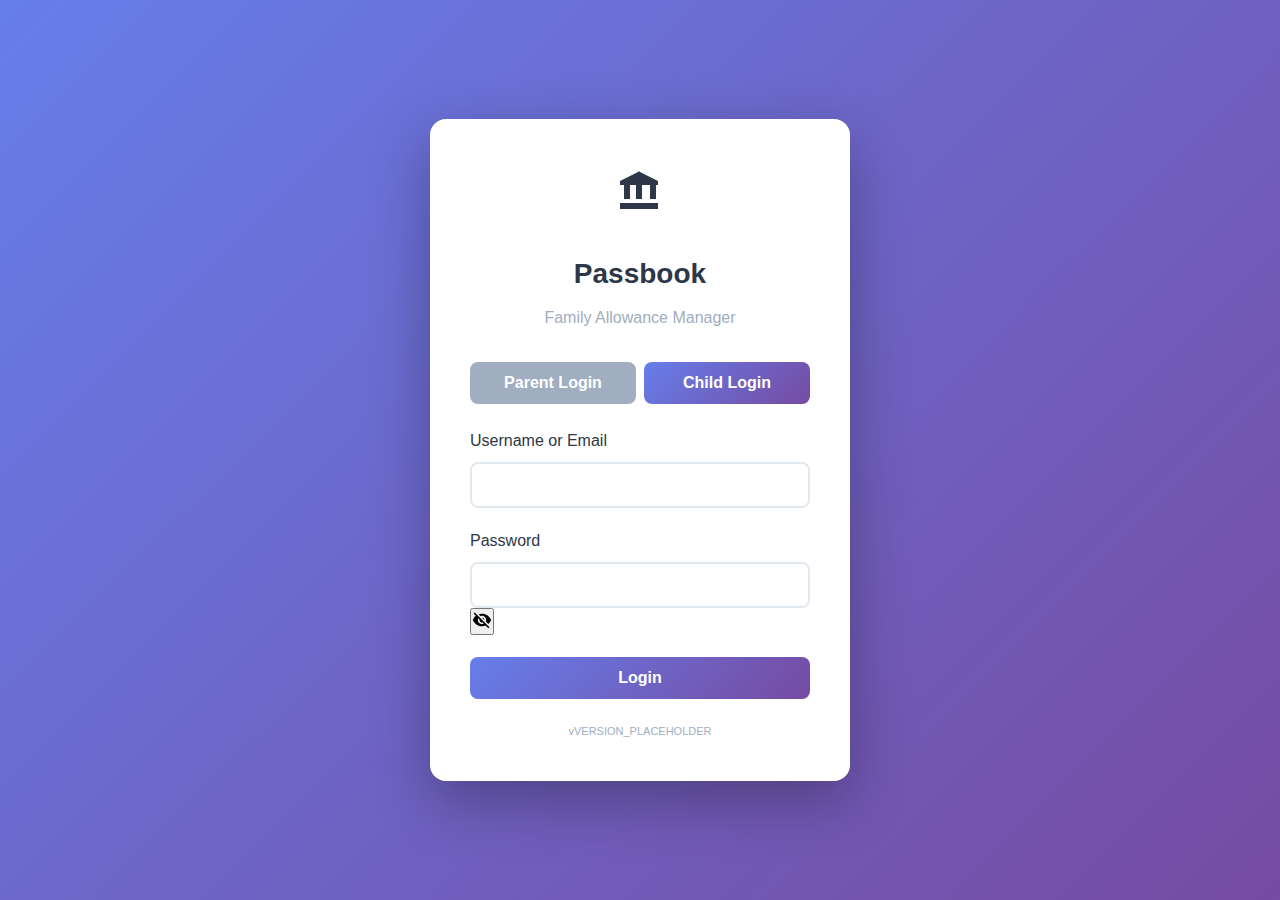
<file: web-dashboard/index.html>
<!DOCTYPE html>
<html lang="en">
<head>
    <meta charset="UTF-8">
    <meta name="viewport" content="width=device-width, initial-scale=1.0">
    <title>Passbook - Family Allowance Manager</title>
    <link rel="stylesheet" href="styles.css">
</head>
<body>
    <div id="app"></div>
    <script src="app.js"></script>
</body>
</html>
</file>
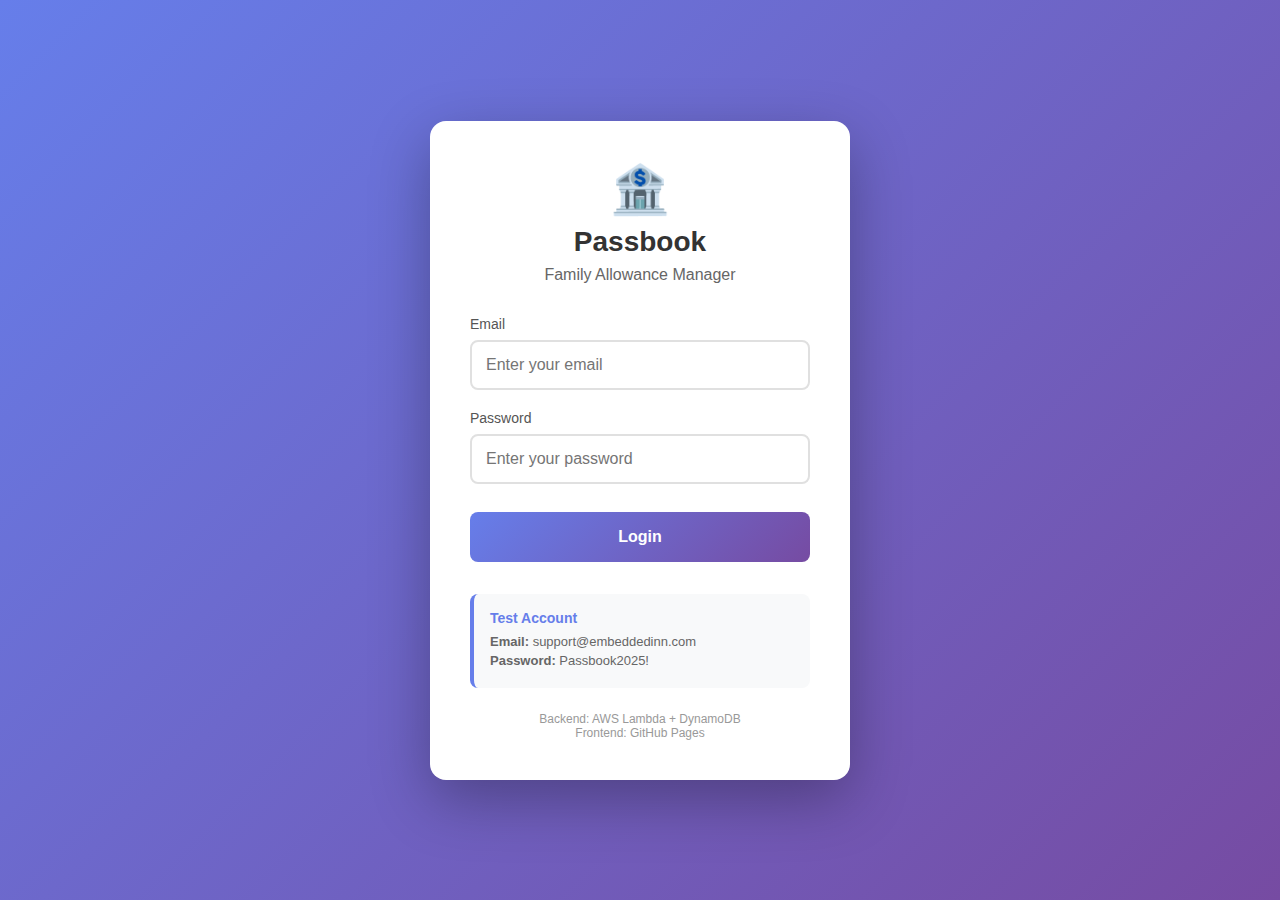
<file: web/index.html>
<!DOCTYPE html>
<html lang="en">
<head>
    <meta charset="UTF-8">
    <meta name="viewport" content="width=device-width, initial-scale=1.0">
    <title>Passbook - Family Allowance Manager</title>
    <style>
        * {
            margin: 0;
            padding: 0;
            box-sizing: border-box;
        }

        body {
            font-family: -apple-system, BlinkMacSystemFont, 'Segoe UI', 'Roboto', 'Oxygen', sans-serif;
            background: linear-gradient(135deg, #667eea 0%, #764ba2 100%);
            min-height: 100vh;
            display: flex;
            align-items: center;
            justify-content: center;
            padding: 20px;
        }

        .container {
            background: white;
            border-radius: 16px;
            box-shadow: 0 20px 60px rgba(0,0,0,0.3);
            padding: 40px;
            width: 100%;
            max-width: 420px;
        }

        .logo {
            font-size: 48px;
            text-align: center;
            margin-bottom: 8px;
        }

        h1 {
            text-align: center;
            color: #333;
            font-size: 28px;
            margin-bottom: 8px;
        }

        .subtitle {
            text-align: center;
            color: #666;
            font-size: 16px;
            margin-bottom: 32px;
        }

        .form-group {
            margin-bottom: 20px;
        }

        label {
            display: block;
            color: #555;
            font-size: 14px;
            font-weight: 500;
            margin-bottom: 8px;
        }

        input {
            width: 100%;
            padding: 14px;
            border: 2px solid #e0e0e0;
            border-radius: 8px;
            font-size: 16px;
            transition: border-color 0.3s;
        }

        input:focus {
            outline: none;
            border-color: #667eea;
        }

        button {
            width: 100%;
            padding: 16px;
            background: linear-gradient(135deg, #667eea 0%, #764ba2 100%);
            color: white;
            border: none;
            border-radius: 8px;
            font-size: 16px;
            font-weight: 600;
            cursor: pointer;
            transition: transform 0.2s, box-shadow 0.2s;
            margin-top: 8px;
        }

        button:hover:not(:disabled) {
            transform: translateY(-2px);
            box-shadow: 0 10px 25px rgba(102, 126, 234, 0.4);
        }

        button:disabled {
            opacity: 0.6;
            cursor: not-allowed;
        }

        .message {
            margin-top: 20px;
            padding: 14px;
            border-radius: 8px;
            text-align: center;
            font-size: 15px;
        }

        .message.success {
            background: #d4edda;
            color: #155724;
            border: 1px solid #c3e6cb;
        }

        .message.error {
            background: #f8d7da;
            color: #721c24;
            border: 1px solid #f5c6cb;
        }

        .message.info {
            background: #d1ecf1;
            color: #0c5460;
            border: 1px solid #bee5eb;
        }

        .test-account {
            margin-top: 32px;
            padding: 16px;
            background: #f8f9fa;
            border-radius: 8px;
            border-left: 4px solid #667eea;
        }

        .test-account h3 {
            font-size: 14px;
            color: #667eea;
            margin-bottom: 8px;
            font-weight: 600;
        }

        .test-account p {
            font-size: 13px;
            color: #666;
            margin: 4px 0;
        }

        .footer {
            margin-top: 24px;
            text-align: center;
            font-size: 12px;
            color: #999;
        }

        @media (max-width: 480px) {
            .container {
                padding: 24px;
            }

            h1 {
                font-size: 24px;
            }
        }
    </style>
</head>
<body>
    <div class="container">
        <div class="logo">🏦</div>
        <h1>Passbook</h1>
        <p class="subtitle">Family Allowance Manager</p>

        <form id="loginForm">
            <div class="form-group">
                <label for="email">Email</label>
                <input
                    type="email"
                    id="email"
                    name="email"
                    placeholder="Enter your email"
                    required
                    autocomplete="email"
                >
            </div>

            <div class="form-group">
                <label for="password">Password</label>
                <input
                    type="password"
                    id="password"
                    name="password"
                    placeholder="Enter your password"
                    required
                    autocomplete="current-password"
                >
            </div>

            <button type="submit" id="loginBtn">Login</button>
        </form>

        <div id="message" style="display: none;"></div>

        <div class="test-account">
            <h3>Test Account</h3>
            <p><strong>Email:</strong> support@embeddedinn.com</p>
            <p><strong>Password:</strong> Passbook2025!</p>
        </div>

        <div class="footer">
            <p>Backend: AWS Lambda + DynamoDB</p>
            <p>Frontend: GitHub Pages</p>
        </div>
    </div>

    <script>
        const API_URL = 'https://afbtrc48hc.execute-api.us-west-2.amazonaws.com/development';

        const form = document.getElementById('loginForm');
        const emailInput = document.getElementById('email');
        const passwordInput = document.getElementById('password');
        const loginBtn = document.getElementById('loginBtn');
        const messageDiv = document.getElementById('message');

        function showMessage(text, type = 'info') {
            messageDiv.textContent = text;
            messageDiv.className = `message ${type}`;
            messageDiv.style.display = 'block';
        }

        function hideMessage() {
            messageDiv.style.display = 'none';
        }

        form.addEventListener('submit', async (e) => {
            e.preventDefault();

            const email = emailInput.value.trim();
            const password = passwordInput.value;

            if (!email || !password) {
                showMessage('Please enter both email and password', 'error');
                return;
            }

            loginBtn.disabled = true;
            loginBtn.textContent = 'Logging in...';
            showMessage('Authenticating...', 'info');

            try {
                const response = await fetch(`${API_URL}/auth/login`, {
                    method: 'POST',
                    headers: {
                        'Content-Type': 'application/json',
                    },
                    body: JSON.stringify({ email, password }),
                });

                const data = await response.json();

                if (response.ok) {
                    showMessage(`✅ Login successful! Welcome ${data.user?.displayName || 'User'}`, 'success');

                    // Store token (for future use)
                    if (data.token) {
                        localStorage.setItem('authToken', data.token);
                        localStorage.setItem('user', JSON.stringify(data.user));
                    }

                    // TODO: Redirect to dashboard
                    setTimeout(() => {
                        showMessage('Dashboard coming soon! Token saved.', 'success');
                    }, 2000);
                } else {
                    showMessage(`❌ ${data.error || 'Login failed'}`, 'error');
                }
            } catch (error) {
                showMessage(`❌ Network error: ${error.message}`, 'error');
            } finally {
                loginBtn.disabled = false;
                loginBtn.textContent = 'Login';
            }
        });

        // Auto-fill test account on double-click
        document.querySelector('.test-account').addEventListener('dblclick', () => {
            emailInput.value = 'support@embeddedinn.com';
            passwordInput.value = 'Passbook2025!';
            showMessage('Test account filled! Click Login to test.', 'info');
        });
    </script>
</body>
</html>
</file>
<file: web-dashboard/styles.css>
* {
    margin: 0;
    padding: 0;
    box-sizing: border-box;
}

:root {
    --primary: #667eea;
    --primary-dark: #5a67d8;
    --secondary: #764ba2;
    --success: #48bb78;
    --danger: #f56565;
    --warning: #ed8936;
    --info: #4299e1;
    --light: #f7fafc;
    --dark: #2d3748;
    --gray: #a0aec0;
    --border: #e2e8f0;
}

body {
    font-family: -apple-system, BlinkMacSystemFont, 'Segoe UI', 'Roboto', 'Oxygen', 'Ubuntu', sans-serif;
    background: var(--light);
    color: var(--dark);
    line-height: 1.6;
}

/* Layout */
.app-container {
    display: flex;
    min-height: 100vh;
}

.sidebar {
    width: 260px;
    background: linear-gradient(135deg, var(--primary) 0%, var(--secondary) 100%);
    color: white;
    padding: 20px 0;
    position: fixed;
    height: 100vh;
    overflow-y: auto;
}

.sidebar-header {
    padding: 0 20px 20px;
    border-bottom: 1px solid rgba(255,255,255,0.2);
    margin-bottom: 20px;
}

.sidebar-header h2 {
    font-size: 24px;
    margin-bottom: 4px;
}

.sidebar-header p {
    font-size: 14px;
    opacity: 0.8;
}

.nav-menu {
    list-style: none;
}

.nav-item {
    margin: 4px 0;
}

.nav-link {
    display: flex;
    align-items: center;
    padding: 12px 20px;
    color: white;
    text-decoration: none;
    transition: all 0.3s;
}

.nav-link:hover {
    background: rgba(255,255,255,0.1);
}

.nav-link.active {
    background: rgba(255,255,255,0.2);
    border-left: 4px solid white;
}

.nav-icon {
    margin-right: 12px;
    font-size: 20px;
}

.main-content {
    flex: 1;
    margin-left: 260px;
    padding: 30px;
}

/* Login Page */
.login-container {
    min-height: 100vh;
    display: flex;
    align-items: center;
    justify-content: center;
    background: linear-gradient(135deg, var(--primary) 0%, var(--secondary) 100%);
    padding: 20px;
}

.login-box {
    background: white;
    border-radius: 16px;
    box-shadow: 0 20px 60px rgba(0,0,0,0.3);
    padding: 40px;
    width: 100%;
    max-width: 420px;
}

.logo {
    font-size: 48px;
    text-align: center;
    margin-bottom: 16px;
}

.login-box h1 {
    text-align: center;
    margin-bottom: 8px;
    font-size: 28px;
}

.login-box .subtitle {
    text-align: center;
    color: var(--gray);
    margin-bottom: 32px;
}

/* Forms */
.form-group {
    margin-bottom: 20px;
}

label {
    display: block;
    margin-bottom: 8px;
    font-weight: 500;
    color: var(--dark);
}

input, select, textarea {
    width: 100%;
    padding: 12px;
    border: 2px solid var(--border);
    border-radius: 8px;
    font-size: 16px;
    transition: border-color 0.3s;
}

input:focus, select:focus, textarea:focus {
    outline: none;
    border-color: var(--primary);
}

/* Buttons */
.btn {
    padding: 12px 24px;
    border: none;
    border-radius: 8px;
    font-size: 16px;
    font-weight: 600;
    cursor: pointer;
    transition: all 0.3s;
    text-decoration: none;
    display: inline-block;
    text-align: center;
}

.btn-primary {
    background: linear-gradient(135deg, var(--primary) 0%, var(--secondary) 100%);
    color: white;
}

.btn-primary:hover {
    transform: translateY(-2px);
    box-shadow: 0 10px 25px rgba(102, 126, 234, 0.4);
}

.btn-success {
    background: var(--success);
    color: white;
}

.btn-danger {
    background: var(--danger);
    color: white;
}

.btn-secondary {
    background: var(--gray);
    color: white;
}

.btn-block {
    width: 100%;
}

.btn:disabled {
    opacity: 0.6;
    cursor: not-allowed;
}

/* Cards */
.card {
    background: white;
    border-radius: 12px;
    padding: 24px;
    box-shadow: 0 2px 8px rgba(0,0,0,0.1);
    margin-bottom: 20px;
}

.card-header {
    display: flex;
    justify-content: space-between;
    align-items: center;
    margin-bottom: 20px;
    padding-bottom: 16px;
    border-bottom: 2px solid var(--border);
}

.card-title {
    font-size: 20px;
    font-weight: 600;
}

/* Stats Grid */
.stats-grid {
    display: grid;
    grid-template-columns: repeat(auto-fit, minmax(240px, 1fr));
    gap: 20px;
    margin-bottom: 30px;
}

.stat-card {
    background: white;
    border-radius: 12px;
    padding: 24px;
    box-shadow: 0 2px 8px rgba(0,0,0,0.1);
}

.stat-label {
    font-size: 14px;
    color: var(--gray);
    margin-bottom: 8px;
}

.stat-value {
    font-size: 32px;
    font-weight: bold;
    color: var(--dark);
}

.stat-icon {
    font-size: 40px;
    margin-bottom: 12px;
}

/* Table */
table {
    width: 100%;
    border-collapse: collapse;
}

th {
    background: var(--light);
    padding: 12px;
    text-align: left;
    font-weight: 600;
    border-bottom: 2px solid var(--border);
}

td {
    padding: 12px;
    border-bottom: 1px solid var(--border);
}

tr:hover {
    background: var(--light);
}

/* Alerts */
.alert {
    padding: 14px 16px;
    border-radius: 8px;
    margin-bottom: 20px;
}

.alert-success {
    background: #c6f6d5;
    color: #22543d;
    border: 1px solid #9ae6b4;
}

.alert-error {
    background: #fed7d7;
    color: #742a2a;
    border: 1px solid #fc8181;
}

.alert-info {
    background: #bee3f8;
    color: #2c5282;
    border: 1px solid #90cdf4;
}

/* Badge */
.badge {
    display: inline-block;
    padding: 4px 12px;
    border-radius: 12px;
    font-size: 12px;
    font-weight: 600;
}

.badge-success {
    background: #c6f6d5;
    color: #22543d;
}

.badge-warning {
    background: #feebc8;
    color: #7c2d12;
}

.badge-danger {
    background: #fed7d7;
    color: #742a2a;
}

/* Modal */
.modal {
    display: none;
    position: fixed;
    top: 0;
    left: 0;
    width: 100%;
    height: 100%;
    background: rgba(0,0,0,0.5);
    z-index: 1000;
    align-items: center;
    justify-content: center;
}

.modal.active {
    display: flex;
}

.modal-content {
    background: white;
    border-radius: 16px;
    padding: 32px;
    max-width: 500px;
    width: 90%;
    max-height: 90vh;
    overflow-y: auto;
}

.modal-header {
    display: flex;
    justify-content: space-between;
    align-items: center;
    margin-bottom: 24px;
}

.modal-title {
    font-size: 24px;
    font-weight: 600;
}

.close-btn {
    font-size: 24px;
    cursor: pointer;
    background: none;
    border: none;
    color: var(--gray);
}

/* Loading */
.loading {
    text-align: center;
    padding: 40px;
    color: var(--gray);
}

.spinner {
    border: 3px solid var(--border);
    border-top: 3px solid var(--primary);
    border-radius: 50%;
    width: 40px;
    height: 40px;
    animation: spin 1s linear infinite;
    margin: 0 auto 16px;
}

@keyframes spin {
    to { transform: rotate(360deg); }
}

/* Responsive */
@media (max-width: 768px) {
    .sidebar {
        transform: translateX(-100%);
        transition: transform 0.3s;
    }

    .sidebar.mobile-open {
        transform: translateX(0);
    }

    .main-content {
        margin-left: 0;
    }

    .stats-grid {
        grid-template-columns: 1fr;
    }
}

/* Utilities */
.text-center { text-align: center; }
.text-right { text-align: right; }
.mt-1 { margin-top: 8px; }
.mt-2 { margin-top: 16px; }
.mt-3 { margin-top: 24px; }
.mb-1 { margin-bottom: 8px; }
.mb-2 { margin-bottom: 16px; }
.mb-3 { margin-bottom: 24px; }
.hidden { display: none; }
.flex { display: flex; }
.justify-between { justify-content: space-between; }
.items-center { align-items: center; }
.gap-2 { gap: 16px; }
</file>
